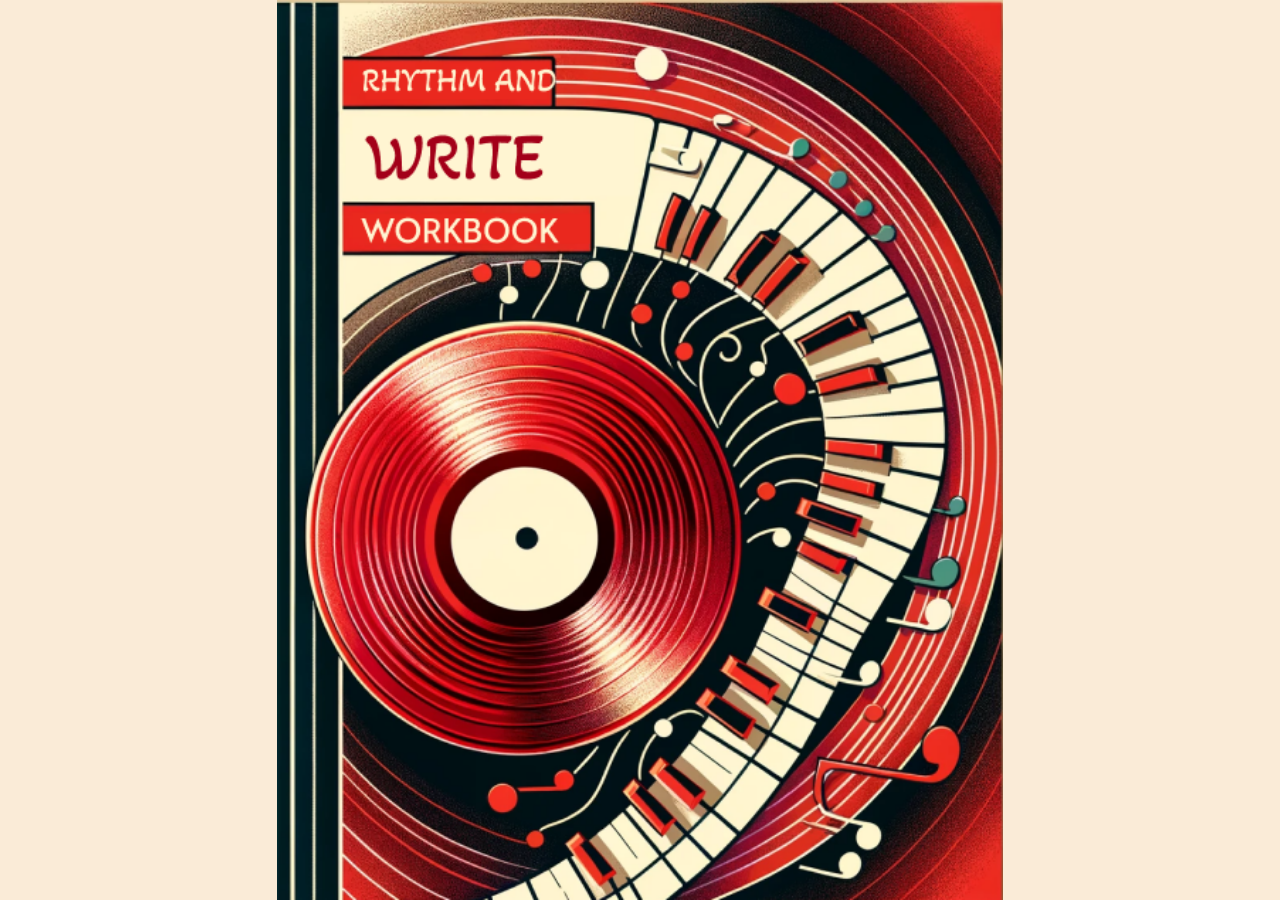
<file: index.html>
<!DOCTYPE html>
<html lang="en">
<head>
  <meta charset="UTF-8">
  <meta name="viewport" content="width=device-width, initial-scale=1.0">
  <title>Document</title>
  <link rel="stylesheet" href="">
  <link rel="stylesheet" href="index.css">
</head>
<body>
  <a href="body.html">
    <main class="main" >

    </main>
  
  </a>  
  
</body>
</html>
</file>
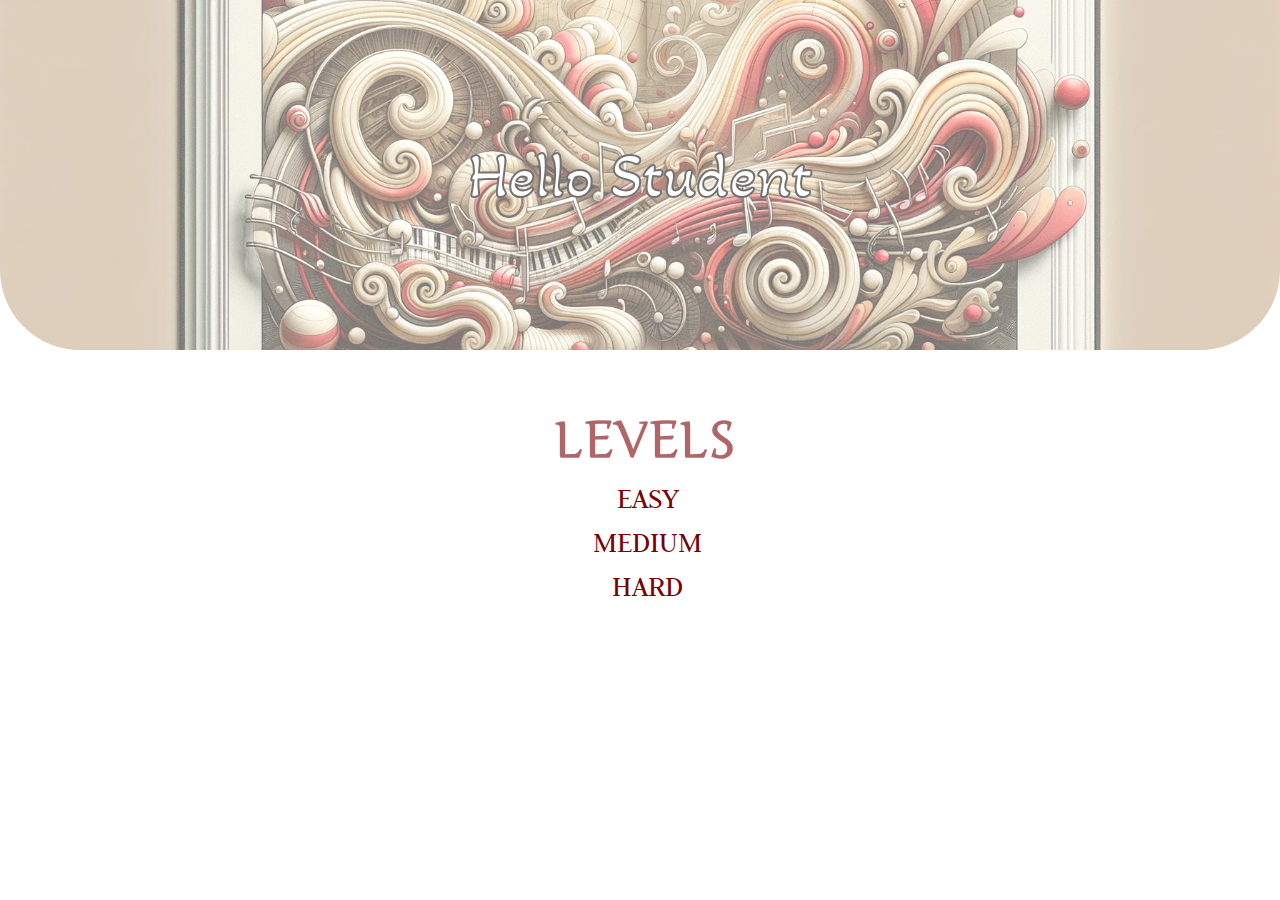
<file: body.html>
<!DOCTYPE html>
<html lang="en">
<head>
  <meta charset="UTF-8">
  <meta name="viewport" content="width=device-width, initial-scale=1.0">
  <title>Document</title>
  <link rel="stylesheet" href="style.css">
  <link rel="preconnect" href="https://fonts.googleapis.com">
  <link rel="preconnect" href="https://fonts.gstatic.com" crossorigin>
  <link href="https://fonts.googleapis.com/css2?family=Akaya+Kanadaka&display=swap" rel="stylesheet">
  <link rel="preconnect" href="https://fonts.googleapis.com">
  <link rel="preconnect" href="https://fonts.gstatic.com" crossorigin>
  <link href="https://fonts.googleapis.com/css2?family=Akaya+Kanadaka&family=Junge&display=swap" rel="stylesheet">
  <link rel="preconnect" href="https://fonts.googleapis.com">
  <link rel="preconnect" href="https://fonts.gstatic.com" crossorigin>
  <link href="https://fonts.googleapis.com/css2?family=Akaya+Kanadaka&family=Judson:ital,wght@0,400;0,700;1,400&family=Junge&display=swap" rel="stylesheet">
</head>
<body>

      <div class="container">
  
        <div class="personContainer">   
            <p class="personText">Hello Student</p>
          </div>

          <ul class="ul">

            <h4 class="levels">Levels</h4>

            <li class="li">
              <a href="Easy.html">
                Easy
              </a>
            </li>

            <li class="li"> 
              <a href="Medium.html">
                Medium
              </a>
            </li>

            <li class="li">
              <a href="Hard.html">
                Hard
              </a>
            </li>

          </ul>
        
          


      </div>
</body>
</html>
</file>
<file: index.css>
html{
  box-sizing: border-box;
}

body{
  margin: 0;
  padding: 0;
}

.main{
  background: url(firstPage.png) center/contain no-repeat;
  width: 100%;
  height: 100vh;
  background-color: antiquewhite;
}
</file>
<file: style.css>
*{
  margin: 0;
  padding: 0;
  box-sizing: border-box;
}

body{
  display: flex;
  justify-content: center;
  align-items: center;
  height: 100%;
  width: 100%;
}

.container{
  width: 100%;
  height: 100vh;
  background-color: rgb(255, 255, 255);
  overflow: hidden;
  position: relative;

}

.personContainer{
  width: 100%;
  height: 350px;
  background-image: url('bkg.webp'); 
  background-size: cover; 
  background-position: center; 
  background-repeat: no-repeat;
  border-bottom-left-radius: 80px;
  border-bottom-right-radius: 80px;
  position: relative;
  opacity: 55%;

}

.easyContainer{
  width: 100%;
  height: 350px;
  background-image: url('easy.webp'); 
  background-size: cover; 
  background-position: center; 
  background-repeat: no-repeat;
  border-bottom-left-radius: 80px;
  border-bottom-right-radius: 80px;
  position: relative;
  opacity: 90%;

}

.personText{
  font-family: "Akaya Kanadaka", system-ui;
  font-weight: 400;
  font-style: normal;
  font-size: 64px;
  display: flex;
  justify-content: center;
  align-items: center;
  height: 100%;
  color: white;
  -webkit-text-stroke: 2px black; /* Ширина и цвет контура */
  text-stroke: 2px black; 
}


.ul{
  display: flex;
  width: 100%;
  display: flex;
  flex-direction: column;
  list-style: none;
  margin-top: 60px;
  gap: 10px;
  justify-content: center;
  align-items: center;
}


.button{
  width: 70px;
  height: 70px;
  border-radius: 50%;
  background-color: rgb(255, 0, 0);
  position: absolute;
  border: none;
  bottom: 0;
  left: 50%;
  transform: translateX(-50%)  translateY(50%);  
}


.button i{
  color: white;
  font-size: x-large;
}


.levels{
  color: #790103;
  opacity: 60%;
  font-size: 50px;
  margin-left: 10px;
  text-transform: uppercase;
  font-family: "Junge", cursive;
  font-weight: 900;
  font-style: normal;
}

.li{
  font-family: "Judson", serif;
  font-weight: 400;
  font-style: normal;
  text-transform: uppercase;
  display: flex;
  justify-content: center;
  width: 100%;
  padding: 0 40px;

}

span{
  font-size: 25px;
}


a{
  font-size: 30px;
  text-decoration: none;
  margin-left: 15px;
  color: #790103;
}





@media only screen and (max-width: 1600px) {
  .container{
    width: 100%;
  }

}




@media only screen and (max-width: 480px) {
  .container{
    width: 100%;
  }
    

}





@media only screen and (max-width: 350px) {
  .personText{
    font-size: 56px;
  }
    

}
</file>
